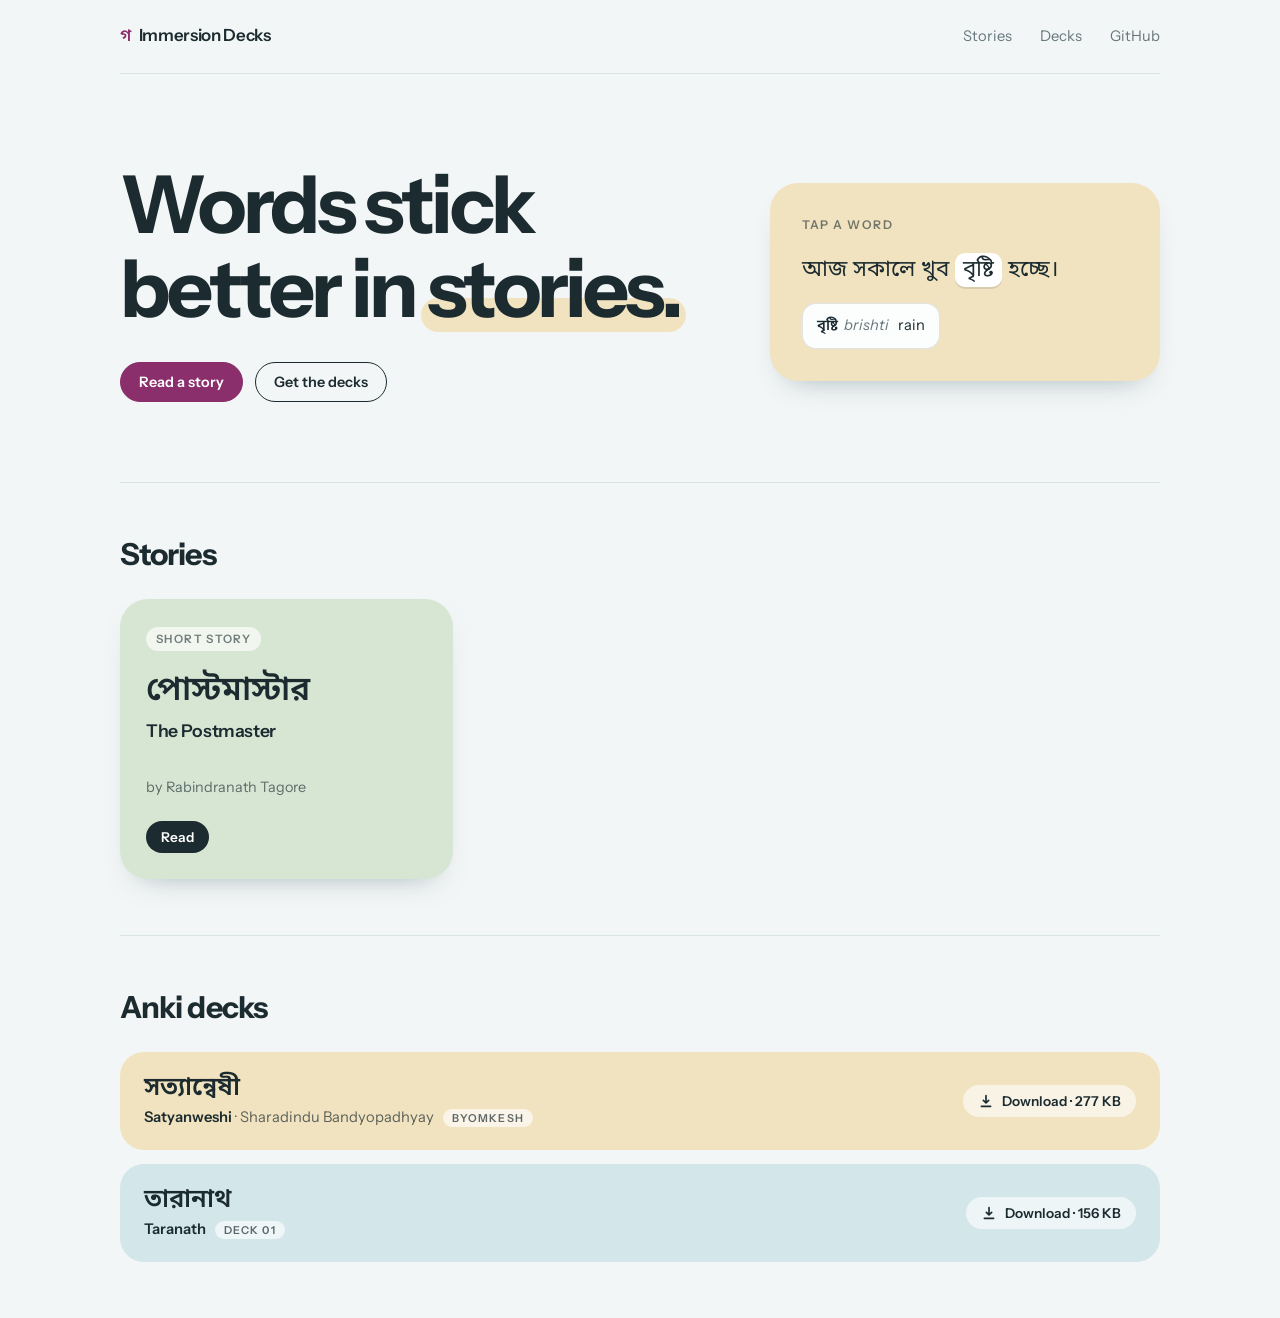
<file: index.html>
<!doctype html>
<html lang="en">
<head>
  <meta charset="utf-8">
  <meta name="viewport" content="width=device-width, initial-scale=1">
  <title>Immersion Decks — words stick better in stories</title>
  <meta name="description" content="Read stories with tap-for-meaning glosses, and download Anki decks.">
  <link rel="icon" href="data:image/svg+xml,<svg xmlns='http://www.w3.org/2000/svg' viewBox='0 0 100 100'><rect width='100' height='100' rx='22' fill='%238a2f6b'/><text x='50' y='70' font-size='60' text-anchor='middle' fill='white'>গ</text></svg>">
  <link rel="preconnect" href="https://fonts.googleapis.com"><link rel="preconnect" href="https://fonts.gstatic.com" crossorigin><link href="https://fonts.googleapis.com/css2?family=Instrument+Sans:wght@400;500;600&family=Noto+Sans+Bengali:wght@400;500;600&display=swap" rel="stylesheet">
  <link rel="stylesheet" href="assets/style.css?v=8">
</head>
<body>
  <div class="wrap">
    <nav class="nav">
      <a class="brand" href="./"><span aria-hidden="true">গ</span>Immersion Decks</a>
      <div class="nav-links">
        <a href="#stories">Stories</a>
        <a href="#decks">Decks</a>
        <a href="https://github.com/uhloofstardust/immersion-decks">GitHub</a>
      </div>
    </nav>

    <header class="hero">
      <div>
        <h1>Words stick better in <em><span>stories.</span></em></h1>
        <div class="hero-actions" style="margin-top:32px">
          <a class="btn primary" href="reader.html?s=the-postmaster">Read a story</a>
          <a class="btn" href="#decks">Get the decks</a>
        </div>
      </div>
      <div class="preview" aria-hidden="true">
        <div class="eyebrow">Tap a word</div>
        <div class="line">আজ সকালে খুব <span class="hit">বৃষ্টি</span> হচ্ছে।</div>
        <div class="mock-pop"><b>বৃষ্টি</b><i>brishti</i> rain</div>
      </div>
    </header>

    <section id="stories">
      <div class="section-head"><h2>Stories</h2></div>
      <div id="stories-list" class="grid" aria-live="polite"></div>
      <noscript><p class="notice">The library needs JavaScript. Decks live in the <code>bengali/</code> folder of the repository.</p></noscript>
    </section>

    <section id="decks">
      <div class="section-head"><h2>Anki decks</h2></div>
      <div id="decks-list" class="decks" aria-live="polite"></div>
    </section>

  </div>
  <script src="assets/home.js?v=8"></script>
</body>
</html>
</file>
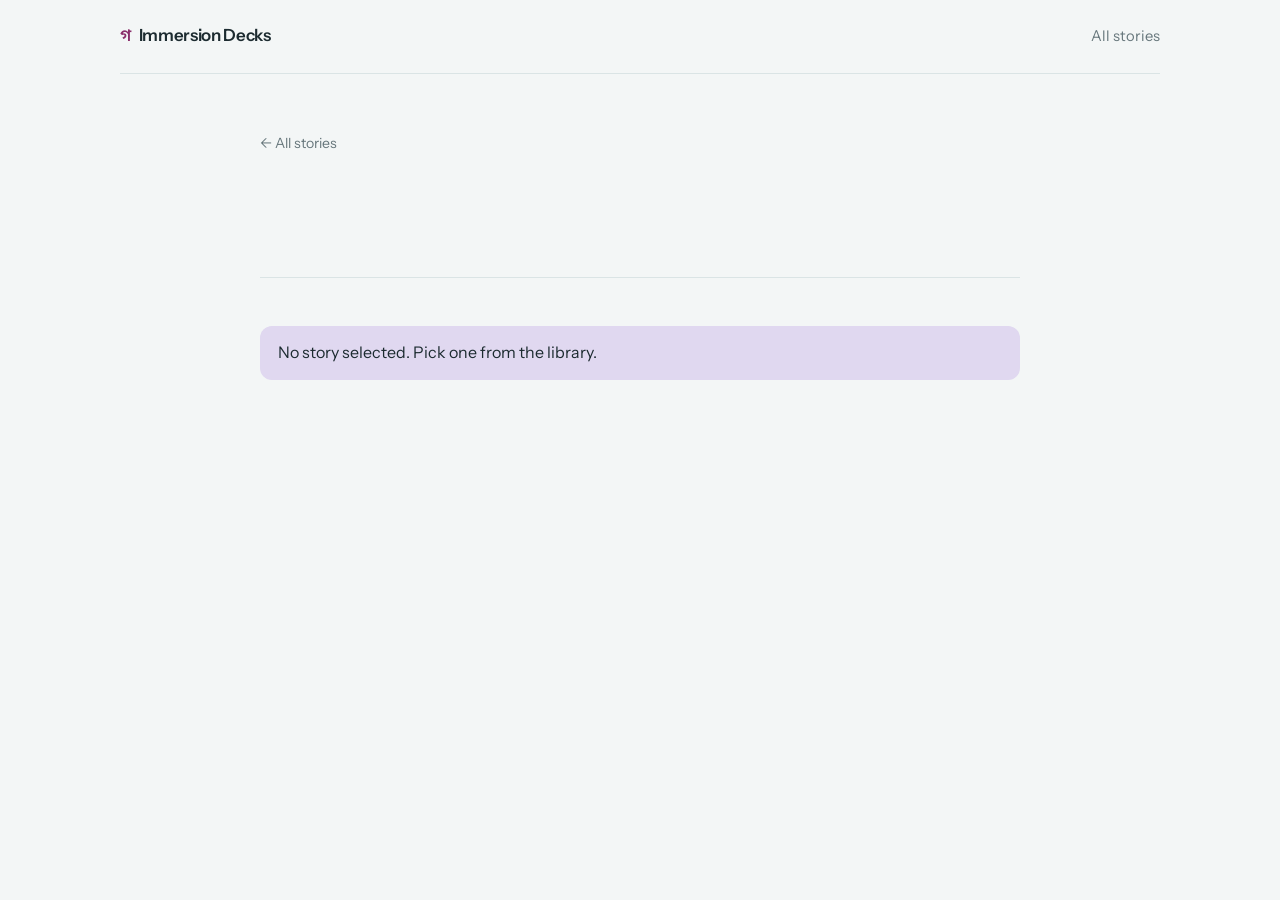
<file: reader.html>
<!doctype html>
<html lang="en">
<head>
  <meta charset="utf-8">
  <meta name="viewport" content="width=device-width, initial-scale=1">
  <title>Reader — Immersion Decks</title>
  <link rel="icon" href="data:image/svg+xml,<svg xmlns='http://www.w3.org/2000/svg' viewBox='0 0 100 100'><rect width='100' height='100' rx='22' fill='%238a2f6b'/><text x='50' y='70' font-size='60' text-anchor='middle' fill='white'>গ</text></svg>">
  <link rel="preconnect" href="https://fonts.googleapis.com"><link rel="preconnect" href="https://fonts.gstatic.com" crossorigin><link href="https://fonts.googleapis.com/css2?family=Instrument+Sans:wght@400;500;600&family=Noto+Sans+Bengali:wght@400;500;600&display=swap" rel="stylesheet">
  <link rel="stylesheet" href="assets/style.css?v=8">
</head>
<body>
  <div class="wrap">
    <nav class="nav">
      <a class="brand" href="./"><span aria-hidden="true">গ</span>Immersion Decks</a>
      <div class="nav-links"><a href="./#stories">All stories</a></div>
    </nav>
    <header class="reader-head">
      <a class="crumb" href="./#stories">&larr; All stories</a>
      <h1 id="title" class="bn">&nbsp;</h1>
      <div id="subtitle" class="sub"></div>
    </header>
    <main id="page" class="page" aria-live="polite"><p>Loading…</p></main>
  </div>
  <div id="pop" class="pop" role="tooltip" hidden></div>
  <script src="assets/reader.js?v=8"></script>
</body>
</html>
</file>
<file: assets/style.css>
/* Immersion Decks — editorial, flat, pastel. Plain CSS, no build step. */
:root {
  --paper: #f3f6f6;
  --card: #fcfefe;
  --ink: #1c2b30;
  --muted: #67777c;
  --line: #dae4e5;
  --accent: #8a2f6b;
  --accent-dark: #6f2455;
  --butter: #f1e3bf;
  --sage: #d7e6d3;
  --periwinkle: #d3e6ea;
  --blush: #e0d8f0;
  --sans: "Instrument Sans", "Noto Sans Bengali", system-ui, -apple-system, "Segoe UI", sans-serif;
  --bn: "Noto Sans Bengali", "Instrument Sans", system-ui, sans-serif;
}

* { box-sizing: border-box; }
html { scroll-behavior: smooth; }
body { margin: 0; background: var(--paper); color: var(--ink); font-family: var(--sans); font-size: 16px; line-height: 1.6; -webkit-font-smoothing: antialiased; }
a { color: inherit; text-decoration-color: var(--accent); text-decoration-thickness: 1.5px; text-underline-offset: 4px; }
a:hover { color: var(--accent); }
h1, h2, h3 { font-family: var(--sans); font-weight: 600; letter-spacing: -.03em; line-height: 1.05; margin: 0; }
.bn { font-family: var(--bn); }
:focus-visible { outline: 2px solid var(--accent); outline-offset: 3px; border-radius: 4px; }
.wrap { width: min(1040px, 100% - 48px); margin-inline: auto; }
.eyebrow { font-size: .75rem; font-weight: 600; letter-spacing: .12em; text-transform: uppercase; color: var(--muted); }

/* nav */
.nav { display: flex; align-items: center; justify-content: space-between; padding: 22px 0; border-bottom: 1px solid var(--line); }
.brand { text-decoration: none; font-weight: 600; letter-spacing: -.02em; font-size: 1.05rem; }
.brand:hover { color: var(--ink); }
.brand span { color: var(--accent); font-family: var(--bn); margin-right: 8px; }
.nav-links { display: flex; gap: 28px; font-size: .92rem; }
.nav-links a { text-decoration: none; color: var(--muted); }
.nav-links a:hover { color: var(--ink); }

/* buttons */
.btn { display: inline-flex; align-items: center; gap: 8px; border: 1px solid var(--ink); background: transparent; color: var(--ink); font: 600 .9rem var(--sans); padding: 10px 18px; border-radius: 10px; text-decoration: none; cursor: pointer; transition: background .15s, color .15s, border-color .15s; }
.btn:hover { background: var(--ink); color: #fff; }
.btn.primary { background: var(--accent); border-color: var(--accent); color: #fff; }
.btn.primary:hover { background: var(--accent-dark); border-color: var(--accent-dark); }
.btn.small { padding: 7px 14px; font-size: .85rem; }
.btn[aria-disabled="true"] { opacity: .4; pointer-events: none; border-style: dashed; }
.btn svg { width: 16px; height: 16px; }

/* hero */
.hero { display: grid; grid-template-columns: 1.2fr .8fr; gap: 64px; align-items: end; padding: 88px 0 80px; }
.hero h1 { font-size: clamp(2.8rem, 6.4vw, 5rem); letter-spacing: -.045em; }
.hero h1 em { font-style: normal; color: var(--accent); }
.hero .lead { font-size: 1.15rem; color: #55505c; max-width: 36ch; margin: 24px 0 32px; }
.hero-actions { display: flex; gap: 12px; flex-wrap: wrap; }
.preview { background: var(--butter); border-radius: 16px; padding: 28px; }
.preview .eyebrow { color: rgba(28, 43, 48, .6); margin-bottom: 14px; }
.preview .line { font-family: var(--bn); font-size: 1.55rem; line-height: 2; }
.preview .hit { background: rgba(255, 255, 255, .75); border-radius: 6px; padding: 1px 5px; }
.preview .mock-pop { margin-top: 10px; background: var(--card); border: 1px solid rgba(28, 43, 48, .12); border-radius: 10px; padding: 10px 14px; font-size: .92rem; display: inline-block; }
.preview .mock-pop b { font-family: var(--bn); font-weight: 600; margin-right: 6px; }
.preview .mock-pop i { color: var(--muted); margin-right: 6px; }

/* sections */
section { padding: 56px 0; border-top: 1px solid var(--line); }
.section-head { display: grid; grid-template-columns: 200px 1fr; gap: 24px; margin-bottom: 36px; align-items: baseline; }
.section-head h2 { font-size: 1.9rem; }
.section-head p { margin: 0; color: var(--muted); max-width: 52ch; }

.grid { display: grid; grid-template-columns: repeat(auto-fill, minmax(300px, 1fr)); gap: 20px; }
.story { border-radius: 16px; display: flex; flex-direction: column; justify-content: space-between; min-height: 280px; padding: 26px; transition: transform .2s ease; }
.story:hover { transform: translateY(-3px); }
.story.butter { background: var(--butter); }
.story.sage { background: var(--sage); }
.story.periwinkle { background: var(--periwinkle); }
.story.blush { background: var(--blush); }
.story .series { font-size: .72rem; font-weight: 600; letter-spacing: .12em; text-transform: uppercase; color: rgba(28, 43, 48, .6); }
.story .native { font: 500 2.1rem/1.35 var(--bn); margin-top: 18px; }
.story .en { font-weight: 600; letter-spacing: -.02em; font-size: 1.1rem; margin-top: 2px; }
.story .by { color: rgba(28, 43, 48, .65); font-size: .9rem; min-height: 1.4em; }
.story-actions { display: flex; gap: 8px; flex-wrap: wrap; margin-top: 22px; }
.story .btn { background: rgba(255, 255, 255, .55); border-color: transparent; }
.story .btn:hover { background: var(--ink); color: #fff; }
.story .btn.primary { background: var(--ink); color: #fff; }
.story .btn.primary:hover { background: var(--accent); }
.story .btn[aria-disabled="true"] { border: 1px dashed rgba(28, 43, 48, .35); background: transparent; }

.steps { display: grid; grid-template-columns: repeat(3, 1fr); gap: 32px; }
.step { border-top: 2px solid var(--ink); padding-top: 14px; }
.step .num { font-size: .8rem; font-weight: 600; color: var(--accent); letter-spacing: .1em; }
.step h3 { font-size: 1.35rem; margin: 10px 0 6px; }
.step p { margin: 0; color: #55505c; }

.soon { display: flex; gap: 24px; align-items: center; justify-content: space-between; flex-wrap: wrap; }
.soon h3 { font-size: 1.5rem; }
.soon p { margin: 8px 0 0; color: var(--muted); max-width: 52ch; }
.notice { background: var(--blush); border-radius: 12px; padding: 14px 18px; }
.footer { padding: 28px 0 48px; color: var(--muted); font-size: .88rem; border-top: 1px solid var(--line); }

/* reader */
.reader-head { padding: 56px 0 8px; max-width: 760px; margin-inline: auto; }
.reader-head .crumb { font-size: .88rem; color: var(--muted); text-decoration: none; }
.reader-head .crumb:hover { color: var(--accent); }
.reader-head h1 { font-size: clamp(2.4rem, 6vw, 3.6rem); margin: 18px 0 6px; }
.reader-head h1.bn { font-family: var(--bn); font-weight: 500; line-height: 1.35; letter-spacing: -.01em; }
.reader-head .sub { color: var(--muted); font-size: 1.05rem; }
.toolbar { display: flex; gap: 8px; max-width: 760px; margin: 28px auto 0; position: sticky; top: 0; z-index: 5; padding: 12px 0; background: linear-gradient(var(--paper) 75%, rgba(243, 246, 246, 0)); }
.toggle { border: 1px solid var(--line); background: var(--card); font: 600 .82rem var(--sans); padding: 7px 14px; border-radius: 8px; cursor: pointer; color: var(--ink); }
.toggle:hover { border-color: var(--ink); }
.toggle[aria-pressed="true"] { background: var(--ink); border-color: var(--ink); color: #fff; }
.page { max-width: 760px; margin: 12px auto 72px; padding: 32px 0 0; border-top: 1px solid var(--line); }
.para { font-family: var(--bn); font-size: clamp(1.35rem, 3.2vw, 1.7rem); line-height: 2.3; margin: 0 0 1.5em; }
body.rom .para { line-height: 3; }
.sent.show-tr { display: block; margin-bottom: .8em; }
.tr { display: none; font: 400 .98rem/1.5 var(--sans); color: var(--muted); }
.sent.show-tr .tr { display: block; margin-top: -.5em; }
.tr-btn { font: 600 .6rem var(--sans); letter-spacing: .06em; border: 1px solid var(--line); background: transparent; color: var(--muted); border-radius: 4px; padding: 1px 6px; margin-left: 4px; vertical-align: middle; cursor: pointer; }
.tr-btn:hover { border-color: var(--accent); color: var(--accent); }
.tok { cursor: pointer; border-radius: 4px; padding: 2px 1px; transition: background .12s; }
.tok:hover, .tok.active { background: var(--butter); }
.sp.ph, .tok.ph { border-bottom: 1.5px solid var(--accent); }
ruby rt { display: none; font: 500 .55em var(--sans); color: var(--muted); }
body.rom ruby rt { display: ruby-text; }

.pop { position: fixed; z-index: 20; width: min(290px, calc(100vw - 24px)); background: var(--card); color: var(--ink); border: 1px solid var(--line); border-radius: 12px; padding: 14px 16px 16px; box-shadow: 0 12px 32px -12px rgba(28, 43, 48, .3); line-height: 1.4; pointer-events: none; }
.pop[hidden] { display: none; }
.pop .w { font: 500 1.5rem/1.3 var(--bn); }
.pop .r { color: var(--muted); margin-left: 8px; font: 500 .95rem var(--sans); }
.pop .g { font-size: 1.02rem; font-weight: 600; margin-top: 4px; }
.pop .m { margin-top: 10px; display: flex; gap: 6px; flex-wrap: wrap; }
.chip { background: var(--paper); border: 1px solid var(--line); border-radius: 6px; padding: 1px 8px; font-size: .75rem; font-weight: 500; color: var(--muted); }
.pop .phr { margin-top: 12px; padding: 8px 10px; background: var(--butter); border-radius: 8px; font-size: .9rem; }
.pop .phr b { font-weight: 500; }

@media (max-width: 820px) {
  .hero { grid-template-columns: 1fr; gap: 40px; padding: 56px 0; }
  .section-head { grid-template-columns: 1fr; gap: 8px; }
  .steps { grid-template-columns: 1fr; }
  .nav-links a:not(:last-child) { display: none; }
}
@media (prefers-reduced-motion: reduce) { * { transition: none !important; scroll-behavior: auto !important; } }

/* ---- playful touches ---- */
.hero h1 { font-weight: 700; }
.hero h1 em { color: var(--ink); position: relative; white-space: nowrap; }
.hero h1 em span { position: relative; z-index: 1; }
.hero h1 em::after { content: ""; position: absolute; left: -6px; right: -6px; bottom: .06em; height: .42em; background: var(--butter); border-radius: 999px; z-index: 0; }
.hero { align-items: center; }
.btn { border-radius: 999px; border-width: 1.5px; }
.btn:hover { transform: translateY(-2px); }
.preview { border-radius: 28px; padding: 32px; box-shadow: 0 14px 30px -18px rgba(40, 80, 90, .45); }
.preview .line { font-size: 1.7rem; }
.preview .hit { background: #fff; border-radius: 10px; padding: 2px 8px; box-shadow: 0 2px 0 rgba(28, 43, 48, .12); }
.preview .mock-pop { border-radius: 14px; }
.story { border-radius: 28px; box-shadow: 0 14px 30px -20px rgba(40, 80, 90, .5); transition: transform .25s cubic-bezier(.3, 1.6, .5, 1), box-shadow .25s; }
.story:hover { transform: translateY(-6px); box-shadow: 0 22px 36px -20px rgba(40, 80, 90, .55); }
.story .native { font-weight: 600; }
.story .series { background: rgba(255, 255, 255, .65); padding: 3px 10px; border-radius: 999px; display: inline-block; }
.section-head { grid-template-columns: 1fr; margin-bottom: 28px; }
.section-head h2 { font-weight: 700; }
.soon h3 { font-weight: 700; }
.toggle { border-radius: 999px; padding: 7px 16px; }
.pop { border-radius: 18px; }
.pop .phr { border-radius: 12px; }
.tok { border-radius: 8px; }

/* ---- reader fixes ---- */
.sp.ph, .tok.ph { border-bottom: 0; text-decoration: underline; text-decoration-color: var(--accent); text-decoration-thickness: 2px; text-underline-offset: .28em; text-decoration-skip-ink: none; }
.tok { padding: 3px 2px; margin: 0 -2px; }
.tr-btn { opacity: .35; transition: opacity .15s; margin-left: 6px; }
.sent:hover .tr-btn, .tr-btn:focus-visible, .sent.show-tr .tr-btn { opacity: 1; }
@media (hover: none) { .tr-btn { opacity: .6; } }
.para { line-height: 2.4; }
.toolbar { background: var(--paper); }
.preview .line { font-size: 1.4rem; white-space: nowrap; }
@media (max-width: 420px) { .preview .line { white-space: normal; } }

/* ---- decks list ---- */
.decks { display: grid; gap: 14px; }
.deck { display: flex; align-items: center; justify-content: space-between; gap: 20px; flex-wrap: wrap; padding: 20px 24px; border-radius: 24px; transition: transform .25s cubic-bezier(.3, 1.6, .5, 1); }
.deck:hover { transform: translateY(-3px); }
.deck.butter { background: var(--butter); }
.deck.sage { background: var(--sage); }
.deck.periwinkle { background: var(--periwinkle); }
.deck.blush { background: var(--blush); }
.deck .native { font: 600 1.6rem/1.35 var(--bn); }
.deck .meta { color: rgba(28, 43, 48, .7); font-size: .92rem; }
.deck .meta b { color: var(--ink); font-weight: 600; }
.deck .series { margin-left: 6px; font-size: .68rem; font-weight: 600; letter-spacing: .1em; text-transform: uppercase; background: rgba(255, 255, 255, .65); padding: 2px 9px; border-radius: 999px; }
.deck .btn { background: rgba(255, 255, 255, .6); border-color: transparent; }
.deck .btn:hover { background: var(--ink); color: #fff; }
.empty { color: var(--muted); }
.nw { white-space: nowrap; }
</file>
